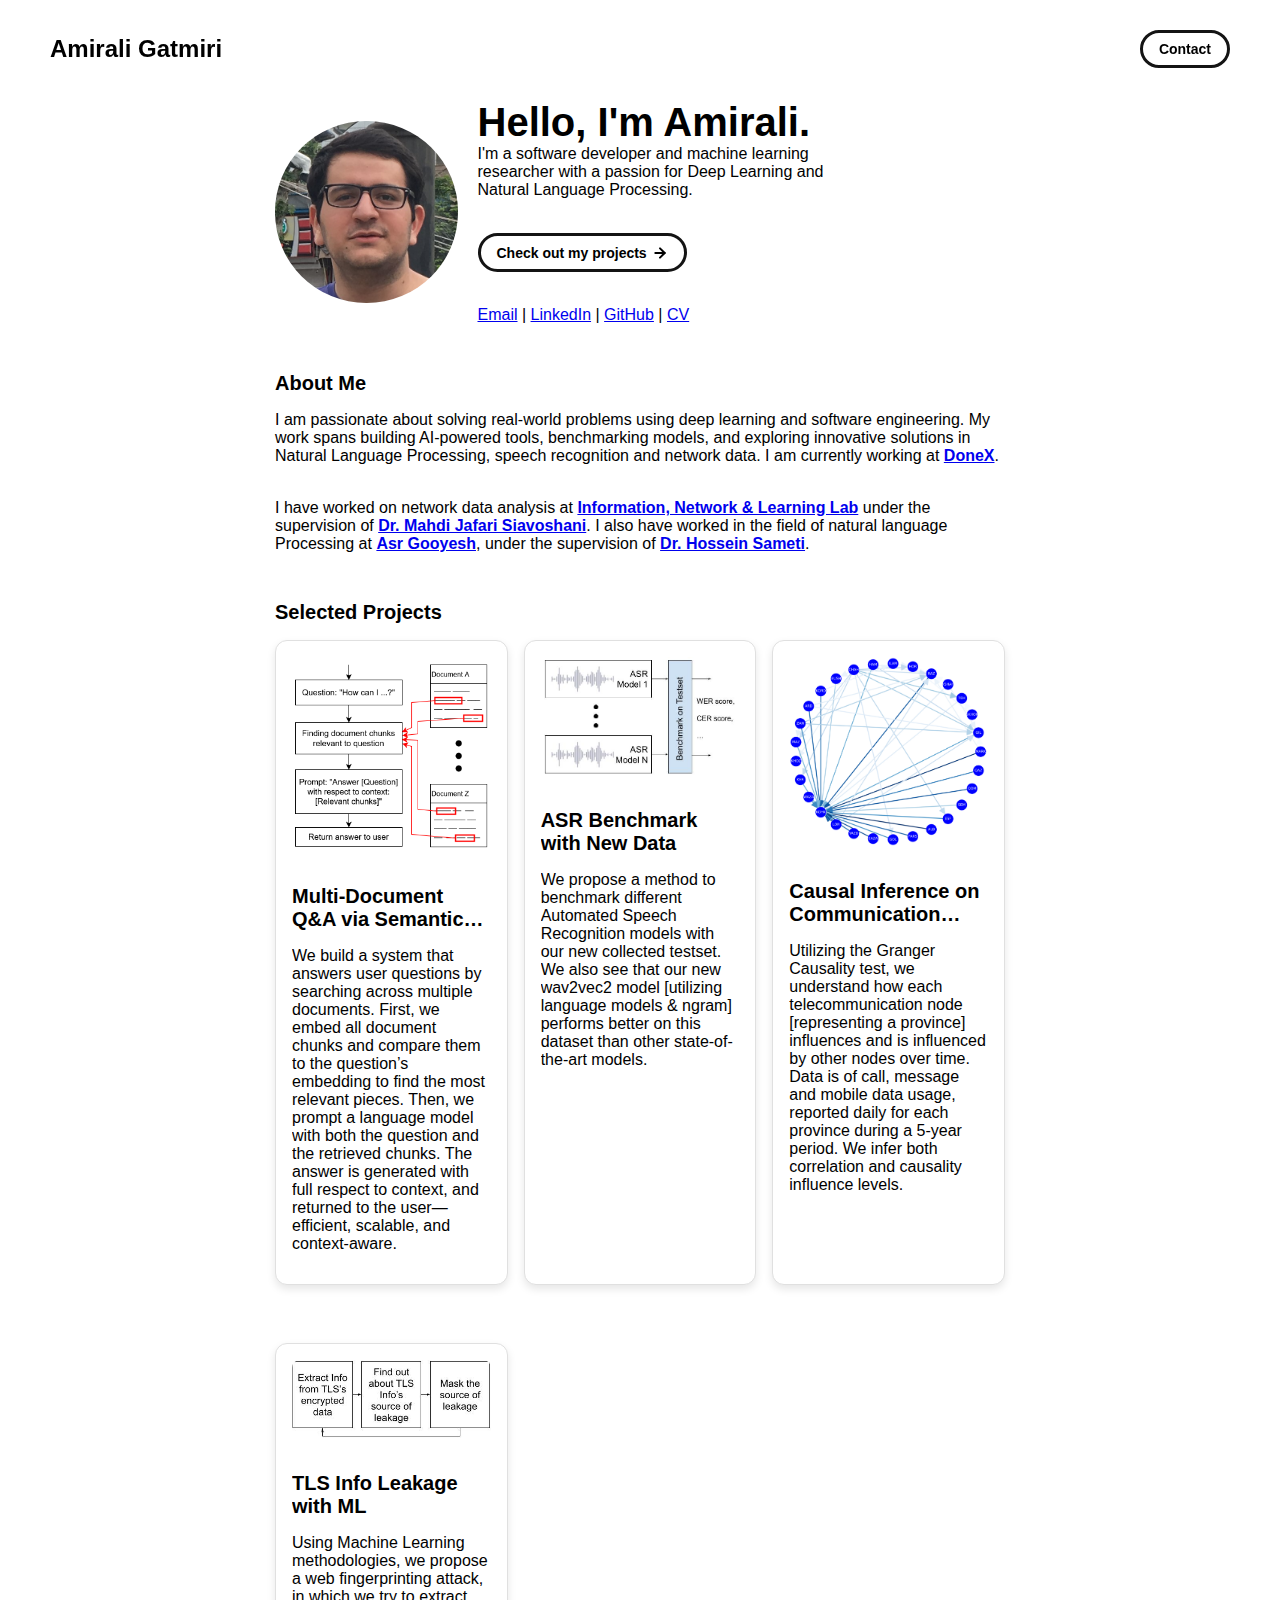
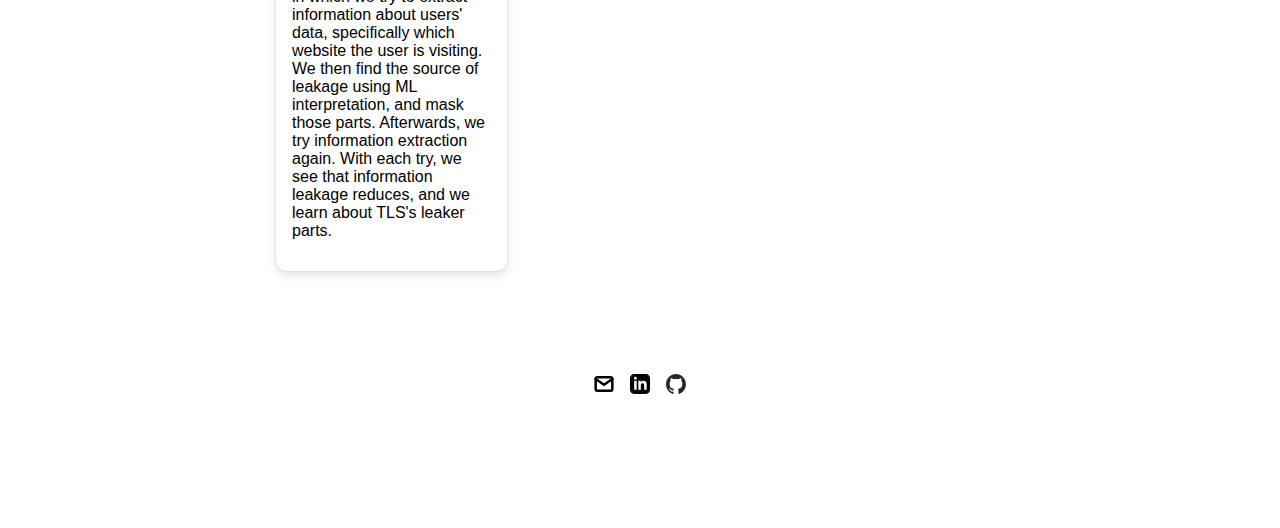
<file: index.html>
<!DOCTYPE html>
<html lang="en">
	<head>
		<meta charset="utf-8">

    <!-- 
      TODO

      Upload your Unemployable (or whatever photo you like) to the assets/images folder
      and change the name of the image below to match the uploaded one

      Change the title in the <title> tag to whatever you would like the title of your portfolio to be

      This should be the same across all pages.
     -->
    <link rel="icon" href="./assets/images/amirali.jpg" />
		<title>Amirali Gatmiri</title>
    <meta name="description" content="">
    <meta name="viewport" content="width=device-width, initial-scale=1" />

		<link rel="stylesheet" href="./css/layout.css">
    <link rel="stylesheet" href="./css/typography.css">
    <link rel="stylesheet" href="./css/utilities.css">

		<script defer src="./js/script.js"></script>
	</head>
	<body>
    <!-- NAVBAR -->
    <div class="navbar">
      <a class="nav-title-link" href="./index.html">
        <!-- TODO - Change the "Portfolio Title" to whatever you want displayed in the top left -->
        <span class="nav-title">Amirali Gatmiri</span>
         <!-- TODO - Change the email after 'mailto:' to your email address for contact -->
        <a class="button" href="mailto:amirlilg@gmail.com">
          <span class="button-text">Contact</span>
        </a>
	
      </a>
    </div>

    <!-- MAIN PAGE CONTENT -->
    <div id="main-content">

      <!-- PORTFOLIO HEADER -->
      <div id="portfolio-header">
        <div id="portfolio-header-image-container">
          
          <img src="./assets/images/amirali.jpg" class="portfolio-header-image">
          <!--
		  <a class="no-underline" target="_blank" href="https://opensea.io/assets/0xe0be388ab81c47b0f098d2030a1c9ef190691a8a/1311">
            <span class="image-caption">Unemployables #1311</span>
          </a>
		  -->
        </div>

          <!-- 
            TODO

            - Change the main-title to whatver you want
            - Change the body-text after that to a quick introduction to what you do
            - Edit the button text if you feel like it. It will link to the projects section below.
          -->
        <div id="portfolio-header-text-container">
		
            <div class="header-text">
              <span class="main-title">Hello, I'm Amirali.</span>
              <div class="body-text">I'm a software developer and machine learning researcher with 
                a passion for Deep Learning and Natural Language Processing.
				</div>
            </div>
            <a class="button" id="my-work-link">
              <span class="button-text">Check out my projects</span> 
              <image src="./assets/icons/arrow-right.svg" class="right-arrow-icon"/>
            </a>
			<!-- <div class="body-text">email: amiraligatmiri [at] gmail [dot] com
			</div> -->
      <div class="body-text">
        <a href="mailto:amiraligatmiri@gmail.com">Email</a> | 
        <a href="https://www.linkedin.com/in/amirali-gatmiri-91594368/">LinkedIn</a> | 
        <a href="https://github.com/amirlilg">GitHub</a> | 
        <a href="/assets/cv/amirali-gatmiri-work-resume-2025.pdf">CV</a>
			</div>
			
		</div>

      </div>

      <!-- ABOUT SECTION -->
      <!-- 
        TODO

        - Change the subheader-text to whatever header you want
        - Add paragraphs using the <div class="body-text"></div> elements in the "about-section-content"
      -->
      <div id="about-section">
        <span class="subheader-text">About Me</span>
        <div class="about-section-content">
		
		  <div class="body-text">I am passionate about solving real-world problems using deep learning and software engineering.
        My work spans building AI-powered tools, benchmarking models, and exploring innovative solutions in Natural Language Processing, speech recognition and network data.
        I am currently working at 
        <strong><a href="https://www.linkedin.com/company/donex-intelligence">DoneX</a></strong>.
      </div>
      <div class="body-text">
		  I have worked on network data analysis at
		  <strong><a href="https://inl-lab.net/">Information, Network & Learning Lab</a></strong>
		  under the supervision of 
      <strong><a href="https://mahdi.jafari.siavoshani.ir/">Dr. Mahdi Jafari Siavoshani</a></strong>.

      I also have worked in the field of natural language Processing at 
		  <strong><a href="https://asr-gooyesh.com/">Asr Gooyesh</a></strong>,
      under the supervision of 
      <strong><a href="http://sharif.edu/~sameti/">Dr. Hossein Sameti</a></strong>.
		  <!-- and Dr. Soroush Gooran 
		  <!-- a research & technology group working on Natural Language Processing for the Persian language. -->
		  </div>
		  
          
        </div>
      </div>

      <!-- PROJECTS / MY WORK SECTION -->
      <div id="my-work-section">
        <!-- TODO - Change the subheader-text to whatever you want the Projects section header to say -->
        <span class="subheader-text">Selected Projects</span>

        <div class="projects-container">
          <!-- 
            TODO

            This is where the project cards live. Here's a base level project card for you to copy:
            <div class="project-card">
              <img src="./assets/images/IMAGE_NAME" class="project-image">
              <div class="project-card-text-container">
                <div class="subheader-text project-title">PROJECT_NAME</div>
                <div class="body-text project-card-text">SMALL_PROJECT_DESCRIPTION</div>
              </div>
              <a class="button" href="./project-pages/PROJECT_PAGE_NAME.html">
                <span class="button-text">Read More</span>
                <image src="./assets/icons/arrow-right.svg" class="right-arrow-icon"/>
              </a>
            </div>

            - To add a project to the this area, copy the above, paste it below this comment, and change the following:
                - IMAGE_NAME: the name of the image file in assets/images
                - PROJECT_NAME: the name of the project (keep it short, it only shows 1 line)
                - SMALL_PROJECT_DESCRIPTION: a quick project description (max 4 lines)
                - PROJECT_PAGE_NAME.html: the html filename for the project (must be in project-pages folder)
          -->
		  <!-- <div>TBA</div> -->

      <div class="project-card">
        <img src="./assets/images/project - donex rag document qa.png" class="project-image">
        <div class="project-card-text-container">
          <div class="subheader-text project-title">Multi-Document Q&A via Semantic Retrieval</div>
          <div class="body-text project-card-text"> We build a system that answers user questions by searching across multiple documents.
            First, we embed all document chunks and compare them to the question’s embedding to find the most relevant pieces.
            Then, we prompt a language model with both the question and the retrieved chunks.
            The answer is generated with full respect to context, and returned to the user—efficient, scalable, and context-aware.
    </div>
  <!--
        <a class="button" href="./project-pages/project-template.html">
          <span class="button-text">Read More</span>
          <image src="./assets/icons/arrow-right.svg" class="right-arrow-icon"/>
        </a> -->
      </div> 
      </div>

        <div class="project-card">
        <img src="./assets/images/project - ASR benchmark & data.jpg" class="project-image">
        <div class="project-card-text-container">
          <div class="subheader-text project-title">ASR Benchmark with New Data</div>
          <div class="body-text project-card-text">We propose a method to benchmark different Automated Speech Recognition models
    with our new collected testset. We also see that our new wav2vec2 model [utilizing language models & ngram] performs
    better on this dataset than other state-of-the-art models.
    </div>
  <!--
        <a class="button" href="./project-pages/project-template.html">
          <span class="button-text">Read More</span>
          <image src="./assets/icons/arrow-right.svg" class="right-arrow-icon"/>
        </a> -->
      </div> 
      </div>


          <div class="project-card">
		  
            <img src="./assets/images/project - Causal Inference on Comm Data.png" class="project-image">
            <div class="project-card-text-container">
              <div class="subheader-text project-title">Causal Inference on Communication Data</div>
              <div class="body-text project-card-text">Utilizing the Granger Causality test, we understand how each telecommunication node [representing a province] influences 
			  and is influenced by other nodes over time. Data is of call, message and mobile data usage, reported daily for each province during a 5-year period. 
			  We infer both correlation and causality influence levels.
			  </div>	
            </div>
			<!--
            <a class="button" href="./project-pages/project-template.html">
              <span class="button-text">Read More</span>
              <image src="./assets/icons/arrow-right.svg" class="right-arrow-icon"/>
            </a>
			-->
			
			
          </div>
		  
		  


        <div class="project-card">
          <!-- <img src="./assets/images/desktop.jpeg" class="project-image"> -->
    <image src="./assets/images/project - TLS Info Leakage with ML.jpg" class="project-image">
          <div class="project-card-text-container">
            <div class="subheader-text project-title">TLS Info Leakage with ML</div>
            <div class="body-text project-card-text">Using Machine Learning methodologies, we propose a web fingerprinting attack, in which we try to extract information 
      about users' data, specifically which website the user is visiting. We then find the source of leakage using ML interpretation, and mask those parts.
      Afterwards, we try information extraction again. With each try, we see that information leakage reduces, and we learn about TLS's leaker parts.</div>
          </div>
    <!--
          <a class="button" href="./project-pages/project-template.html">
            <span class="button-text">Read More</span>
            <image src="./assets/icons/arrow-right.svg" class="right-arrow-icon"/>
          </a>
    -->
        </div>


      </div>
    </div>

    <!-- FOOTER -->
    <div id="footer">
      <a class="icon-link" href="mailto:amiraligatmiri@gmail.com">
        <image src="./assets/icons/mail.svg" class="footer-icon"/>
      </a>
      <a class="icon-link" target="_blank" href="https://www.linkedin.com/in/amirali-gatmiri-91594368/">
        <image src="./assets/icons/linkedin.svg" class="footer-icon"/>
      </a>
      <a class="icon-link" target="_blank" href="https://github.com/amirlilg">
        <image src="./assets/icons/github-mark.svg" class="footer-icon"/>
      </a>

      <!-- 
        TODO - Change href to your Instagram account (can also delete entire "a" element if no Instagram) 

        This should be the same across all pages.
      -->
	  
	  
	  
      <!--<a class="icon-link" target="_blank" href="https://twitter.com/whitevans_eth">
        <image src="./assets/icons/instagram.svg" class="footer-icon"/>
      </a>
	  -->
      <!-- 
        TODO - Change href to your Twitter account (can also delete entire "a" element if no Twitter) 
      
        This should be the same across all pages.
      -->
      <!--<a class="icon-link" target="_blank" href="https://twitter.com/whitevans_eth">
        <image src="./assets/icons/twitter.svg" class="footer-icon"/>
      </a>-->
	  
      <!-- 
        TODO - Change the email after "mailto" to your contact email 
      
        This should be the same across all pages.
      -->
      <!--<a class="icon-link" href="mailto:amirlilg@gmail.com">
        <image src="./assets/icons/mail.svg" class="footer-icon"/>
      </a>
	  -->
	  
	  
    </div>

	</body>
</html>
</file>
<file: css/layout.css>
* {
  box-sizing: border-box;
}

html {
  text-size-adjust: none;
  -webkit-text-size-adjust: none;
  -moz-text-size-adjust: none;
  -ms-text-size-adjust: none;
}

body {
  margin: 0;
  -webkit-font-smoothing: antialiased;
  -moz-osx-font-smoothing: grayscale;
}




/* Main Page Layout */

#main-content {
  margin: 100px 425px;
  display: flex;
  flex-direction: column;
  gap: 48px;
}




/* Portfolio Header */

#portfolio-header {
  display: flex;
  gap: 20px;
  align-items: center;
}

#portfolio-header-image-container {
  display: flex;
  flex-direction: column;
  gap: 10px;
  flex-basis: 25%;
}

.portfolio-header-image {
  width: 100%;
  height: auto;
  border-radius: 50%;

}

#portfolio-header-text-container {
  display: flex;
  flex-direction: column;
  gap: 34px;
  flex-basis: 50%;
}




/* About Section */

#about-section {
  display: flex;
  flex-direction: column;
  gap: 16px;
}

.about-section-content {
  display: flex;
  flex-direction: column;
  gap: 34px;
}




/* Project Section */

#my-work-section {
  display: flex;
  flex-direction: column;
  gap: 16px;
}



/* Project Cards */

.project-card {
  max-width: calc((100% - 32px) / 3);
  display: flex;
  flex-direction: column;
  gap: 34px;
  border: 1px solid #e0e0e0;  /* Light grey border */
  border-radius: 12px;  /* Rounded corners */
  box-shadow: 0 4px 8px rgba(0, 0, 0, 0.1);  /* Subtle shadow */
  background-color: white;
  padding: 16px;
  margin-bottom: 24px;
  transition: transform 0.2s, box-shadow 0.2s;  /* Smooth hover effect */
}

.project-card:hover {
  transform: translateY(-5px);
  box-shadow: 0 8px 16px rgba(0, 0, 0, 0.15);
}

.project-card-text-container {
  flex-direction: column;
  display: flex;
  gap: 16px
}

.project-image {
  border-radius: 8px;  /* Slightly smaller radius than the card */
  width: 100%;  /* Make sure image fills the container */
  height: auto;
  object-fit: cover;
}

/* .projects-container {
  display: flex;
  flex-wrap: wrap;
  gap: 24px;
  justify-content: flex-start;
} */

.projects-container {
  display: flex;
  gap: 34px 16px;
  flex-wrap: wrap;
}


/* Project Pages */

#project-header {
  display: flex;
  flex-direction: column;
  gap: 16px;
}

.project-header-image {
  width: 100%;
  height: auto;
}

#project-details {
  display: flex;
  flex-direction: column;
  gap: 16px;
}

.project-details-content {
  display: flex;
  flex-direction: column;
  gap: 34px;
}

    /* Project Gallery */

    #project-gallery {
      display: flex;
      flex-direction: column;
      gap: 16px;
    }

    .project-gallery-content {
      display: flex;
      flex-wrap: wrap;
      gap: 34px 16px;
    }

    .gallery-image-container {
      width: 100%;
      display: flex;
      flex-direction: column;
      gap: 10px;
    }

    .gallery-image-container.half-width {
      width: calc((100% - 16px) / 2);
    }

    .gallery-image {
      width: 100%;
      height: auto;
    }


/* Extra Extra large devices (large laptops and desktops, 1200px and below) */
@media only screen and (max-width: 1600px) {
  #main-content {
    margin: 100px 275px;
  }
}

/* Extra large devices (large laptops and desktops, 1200px and below) */
@media only screen and (max-width: 1200px) {
  #main-content {
    margin: 100px 175px;
  }
}

/* Large devices (laptops/desktops, 1000px and below) */
@media only screen and (max-width: 1000px) {
  #main-content {
    margin: 100px 75px;
  }
}

/* Small devices (portrait tablets and large phones, 800px and below) */
@media only screen and (max-width: 800px) {
  #main-content {
    margin: 100px 50px;
  }

  #portfolio-header {
    flex-direction: column;
  }

  .project-card {
    max-width: calc((100% - 16px) / 2);
  }
}

/* Small devices (portrait tablets and large phones, 600px and below) */
@media only screen and (max-width: 600px) {
  #main-content {
    margin: 100px 20px;
  }

  .project-card {
    max-width: 100%;
  }
}



@media only screen and (max-width: 800px) {
  .portfolio-header-image {
    width: 70%; /* Makes image smaller */
    margin: 0 auto; /* Centers the image */
  }
  
  #portfolio-header-image-container {
    align-items: center; /* Centers the image container contents */
  }
}

/* Even smaller devices */
@media only screen and (max-width: 600px) {
  .portfolio-header-image {
    width: 50%; /* Makes image even smaller on very small screens */
  }
}
</file>
<file: css/typography.css>
body {
  font-family: "Helvetica Neue", Helvetica, Arial, sans-serif;
}

.nav-title {
  font-weight: 700;
  font-size: 24px;
}

.button-text {
  font-size: 14px;
  font-weight: 700;
}

.image-caption {
  font-size: 14px;
  font-weight: 500;
}

.main-title {
  font-size: 40px;
  font-weight: 700;
}

.subheader-text {
  font-size: 20px;
  font-weight: 700;
}

.body-text {
  font-size: 16px;
  font-weight: 500;
}

.project-card-text {
  overflow: hidden;
  text-overflow: ellipsis;
  display: -webkit-box;
  /* -webkit-line-clamp: 4; */
  -webkit-box-orient: vertical;
  /* border-bottom: 1px solid black; */
  padding-bottom: 15px;
}

.project-title {
  overflow: hidden;
  text-overflow: ellipsis;
  display: -webkit-box;
  -webkit-line-clamp: 2;
  -webkit-box-orient: vertical;
}
</file>
<file: css/utilities.css>
/* Icons */

.right-arrow-icon {
  width: 16px;
  height: 16px;
  margin-top: 1px;
}

.footer-icon {
  width: 20px;
  height: 20px;
}

a.icon-link {
  transition: transform 200ms ease-in-out;
}

a.icon-link:hover {
  cursor: pointer;
  stroke-width: 5;
  margin: 0;
  transform: rotate(15deg);
}


/* Navbar Styling */

.navbar {
  width: 100%;
  padding: 30px 50px;
  display: flex;
  justify-content: space-between;
  align-items: center;
  position: fixed;
  top: 0;
  left: 0;
}

.nav-title-link {
  color: black;
  text-decoration: none;
}

.nav-title-link:hover {
  text-decoration: underline;
}

/* Small devices (portrait tablets and large phones, 800px and below) */
@media only screen and (max-width: 800px) {
  .navbar {
    padding: 20px 20px;
    background-color: white
  }
}


/* Button Styling */

a.button {
  padding: 8px 16px;
  border: 3px solid #141414;
  border-radius: 50px;
  color: black;
  text-decoration: none;
  width: fit-content;
  display: flex;
  gap: 5px;
  align-items: center;
}

a.button:hover {
  text-decoration: underline;
  text-decoration-thickness: 2px;
  cursor: pointer;
}


/* Footer Styling */

#footer {
  width: 100%;
  display: flex;
  padding: 30px 50px;
  justify-content: center;
  align-items: center;
  gap: 16px;
}

/* Link Styling */
a.no-underline {
  text-decoration: none;
  color: black
}

a.no-underline:hover {
  text-decoration: underline;
  cursor: pointer;
}

/* Small devices (portrait tablets and large phones, 800px and below) */
@media only screen and (max-width: 800px) {
  #footer {
    padding: 20px 20px;
  }
}
</file>
